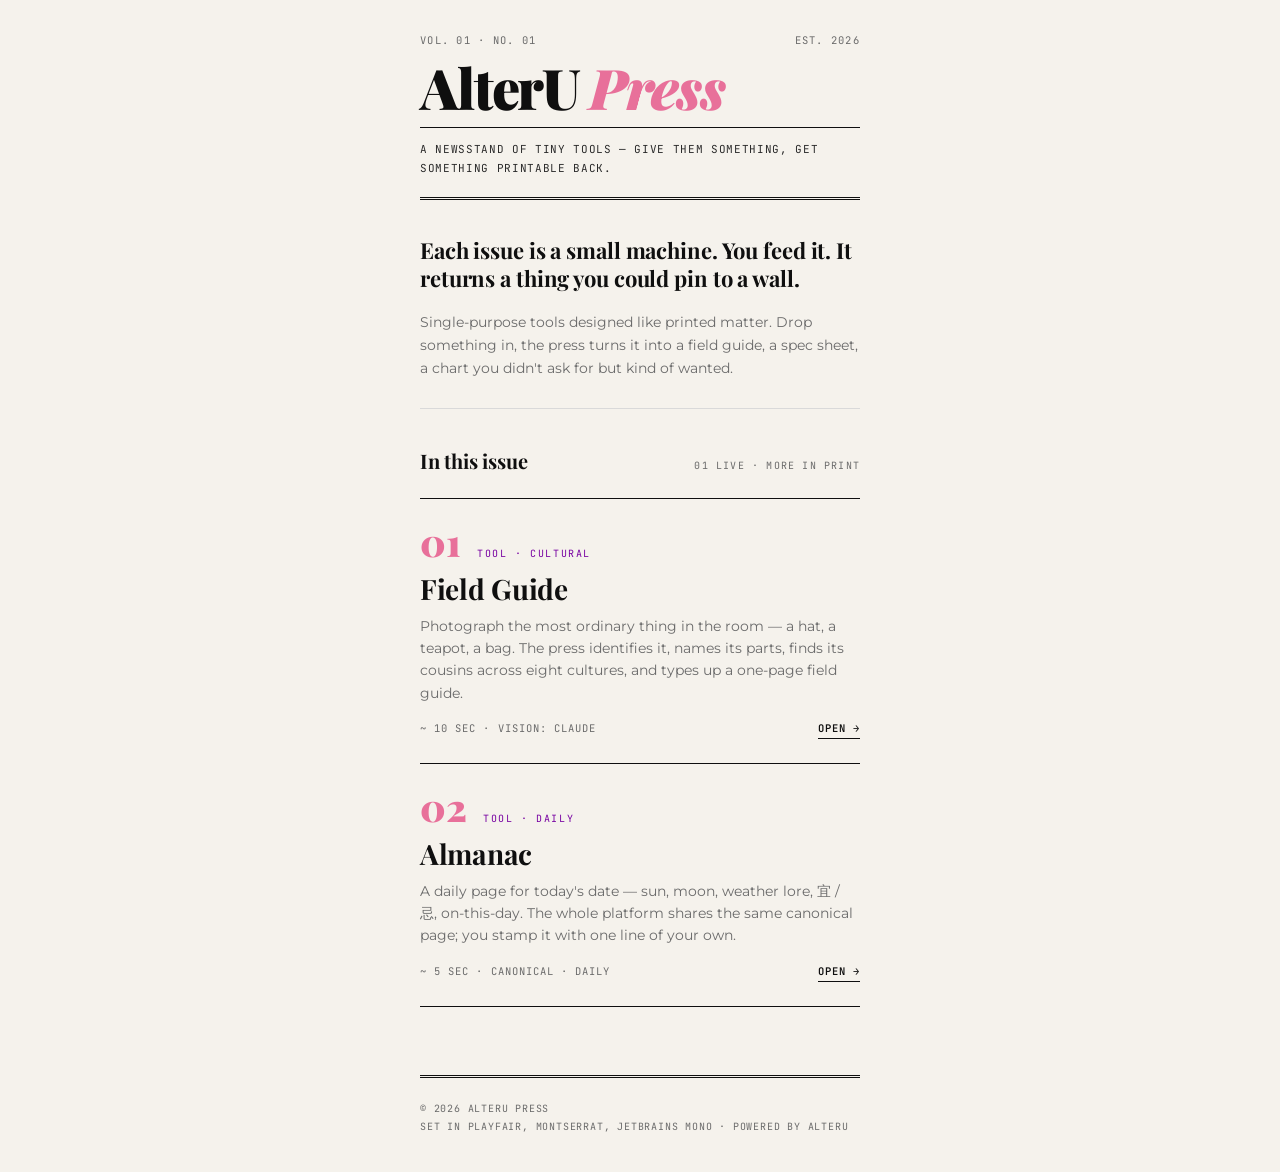
<file: index.html>
<!DOCTYPE html>
<html lang="en">
<head>
<meta charset="UTF-8">
<meta name="viewport" content="width=device-width, initial-scale=1.0, viewport-fit=cover">
<title>AlterU Press — A Newsstand of Tiny Tools</title>
<meta name="description" content="AlterU Press: a small editorial publishing tiny tools that turn what you give them into something printable.">
<meta name="theme-color" content="#F5B1C7">
<meta property="og:title" content="AlterU Press">
<meta property="og:description" content="A newsstand of tiny tools.">
<meta property="og:type" content="website">
<link rel="icon" href="data:image/svg+xml,%3Csvg xmlns='http://www.w3.org/2000/svg' viewBox='0 0 100 100'%3E%3Crect width='100' height='100' rx='22' fill='%23F5B1C7'/%3E%3Ctext x='50' y='68' text-anchor='middle' font-family='Montserrat,sans-serif' font-weight='700' font-size='56' fill='%237700A1'%3EP%3C/text%3E%3C/svg%3E">
<link href="https://fonts.googleapis.com/css2?family=Montserrat:wght@400;500;600;700;800&family=JetBrains+Mono:wght@400;500;600&family=Playfair+Display:wght@700;900&display=swap" rel="stylesheet">
<link rel="stylesheet" href="shared/brand.css">
<script type="module" src="shared/i18n.js"></script>
<style>
  .masthead {
    padding: 32px 0 20px;
    border-bottom: 3px double var(--ink);
  }
  .masthead .row {
    display: flex;
    justify-content: space-between;
    align-items: baseline;
    gap: 12px;
    font-family: 'JetBrains Mono', monospace;
    font-size: 10.5px;
    letter-spacing: 0.12em;
    text-transform: uppercase;
    color: var(--mute);
  }
  .nameplate {
    font-family: 'Playfair Display', serif;
    font-weight: 900;
    font-size: 56px;
    line-height: 0.95;
    letter-spacing: -0.03em;
    margin-top: 12px;
  }
  .nameplate .press {
    font-style: italic;
    color: var(--pink-strong);
  }
  .tagline {
    margin-top: 14px;
    font-family: 'JetBrains Mono', monospace;
    font-size: 11px;
    letter-spacing: 0.06em;
    text-transform: uppercase;
    color: var(--ink-soft);
    border-top: 1px solid var(--ink);
    padding-top: 12px;
    line-height: 1.65;
  }

  .lede {
    padding: 36px 0 28px;
    border-bottom: 1px solid var(--line);
  }
  .lede h2 {
    font-family: 'Playfair Display', serif;
    font-weight: 700;
    font-size: 22px;
    line-height: 1.3;
    letter-spacing: -0.005em;
  }
  .lede p {
    margin-top: 18px;
    color: var(--mute);
    font-size: 14px;
    line-height: 1.65;
  }

  .toc { padding: 36px 0 20px; }
  .toc-head {
    display: flex;
    align-items: baseline;
    justify-content: space-between;
    margin-bottom: 22px;
    gap: 12px;
  }
  .toc-head h3 {
    font-family: 'Playfair Display', serif;
    font-weight: 700;
    font-size: 20px;
    letter-spacing: -0.01em;
  }
  .toc-head .count {
    font-family: 'JetBrains Mono', monospace;
    font-size: 10px;
    letter-spacing: 0.12em;
    color: var(--mute);
    text-transform: uppercase;
  }

  .tool-card {
    display: block;
    padding: 24px 0;
    border-top: 1px solid var(--ink);
    text-decoration: none;
    color: var(--ink);
    border-bottom: none;
  }
  .tool-card:last-of-type { border-bottom: 1px solid var(--ink); }
  .tool-card:active { color: var(--ink); }

  .tool-card .top {
    display: flex;
    align-items: baseline;
    gap: 16px;
    margin-bottom: 12px;
  }
  .tool-card .num {
    font-family: 'Playfair Display', serif;
    font-weight: 900;
    font-size: 38px;
    line-height: 1;
    color: var(--pink-strong);
    flex-shrink: 0;
  }
  .tool-card .kicker {
    font-family: 'JetBrains Mono', monospace;
    font-size: 10px;
    letter-spacing: 0.16em;
    text-transform: uppercase;
    color: var(--purple);
  }
  .tool-card h4 {
    font-family: 'Playfair Display', serif;
    font-weight: 700;
    font-size: 28px;
    line-height: 1.1;
    letter-spacing: -0.01em;
    margin-bottom: 10px;
  }
  .tool-card p {
    color: var(--mute);
    font-size: 14px;
    line-height: 1.6;
    margin-bottom: 16px;
  }
  .tool-card .meta {
    display: flex;
    justify-content: space-between;
    align-items: baseline;
    font-family: 'JetBrains Mono', monospace;
    font-size: 10.5px;
    letter-spacing: 0.1em;
    text-transform: uppercase;
    color: var(--mute);
  }
  .tool-card .meta .open {
    color: var(--ink);
    font-weight: 600;
    border-bottom: 1px solid var(--ink);
    padding-bottom: 2px;
  }
  .tool-card.coming { opacity: 0.42; pointer-events: none; }
  .tool-card.coming .meta .open { color: var(--mute); border: none; }

  .colophon {
    margin-top: 48px;
    padding: 22px 0 36px;
    border-top: 3px double var(--ink);
    font-family: 'JetBrains Mono', monospace;
    font-size: 10px;
    letter-spacing: 0.08em;
    color: var(--mute);
    text-transform: uppercase;
    line-height: 1.8;
  }
</style>
</head>
<body>

<div class="wrap">

  <header class="masthead">
    <div class="row">
      <span>Vol. 01 · No. 01</span>
      <span>Est. 2026</span>
    </div>
    <div class="nameplate">AlterU <span class="press">Press</span></div>
    <div class="tagline">A newsstand of tiny tools — give them something, get something printable back.</div>
  </header>

  <section class="lede">
    <h2 data-i18n="hub.lede.h">Each issue is a small machine. You feed it. It returns a thing you could pin to a wall.</h2>
    <p data-i18n="hub.lede.p">Single-purpose tools designed like printed matter. Drop something in, the press turns it into a field guide, a spec sheet, a chart you didn't ask for but kind of wanted.</p>
  </section>

  <section class="toc">
    <div class="toc-head">
      <h3 data-i18n="hub.toc.h">In this issue</h3>
      <div class="count" data-i18n="hub.toc.count">01 live · more in print</div>
    </div>

    <a class="tool-card" href="tools/field-guide/">
      <div class="top">
        <div class="num">01</div>
        <div class="kicker" data-i18n="hub.tool01.kicker">Tool · Cultural</div>
      </div>
      <h4>Field Guide</h4>
      <p data-i18n="hub.tool01.p">Photograph the most ordinary thing in the room — a hat, a teapot, a bag. The press identifies it, names its parts, finds its cousins across eight cultures, and types up a one-page field guide.</p>
      <div class="meta">
        <span data-i18n="hub.tool01.meta">~ 10 sec · vision: Claude</span>
        <span class="open" data-i18n="hub.tool01.open">Open →</span>
      </div>
    </a>

    <a class="tool-card" href="tools/almanac/">
      <div class="top">
        <div class="num">02</div>
        <div class="kicker" data-i18n="hub.tool02.kicker">Tool · Daily</div>
      </div>
      <h4>Almanac</h4>
      <p data-i18n="hub.tool02.p">A daily page for today's date — sun, moon, weather lore, 宜 / 忌, on-this-day. The whole platform shares the same canonical page; you stamp it with one line of your own.</p>
      <div class="meta">
        <span data-i18n="hub.tool02.meta">~ 5 sec · canonical · daily</span>
        <span class="open" data-i18n="hub.tool02.open">Open →</span>
      </div>
    </a>
  </section>

  <footer class="colophon">
    © 2026 AlterU Press<br>
    Set in Playfair, Montserrat, JetBrains Mono · Powered by AlterU
  </footer>

</div>

</body>
</html>
</file>
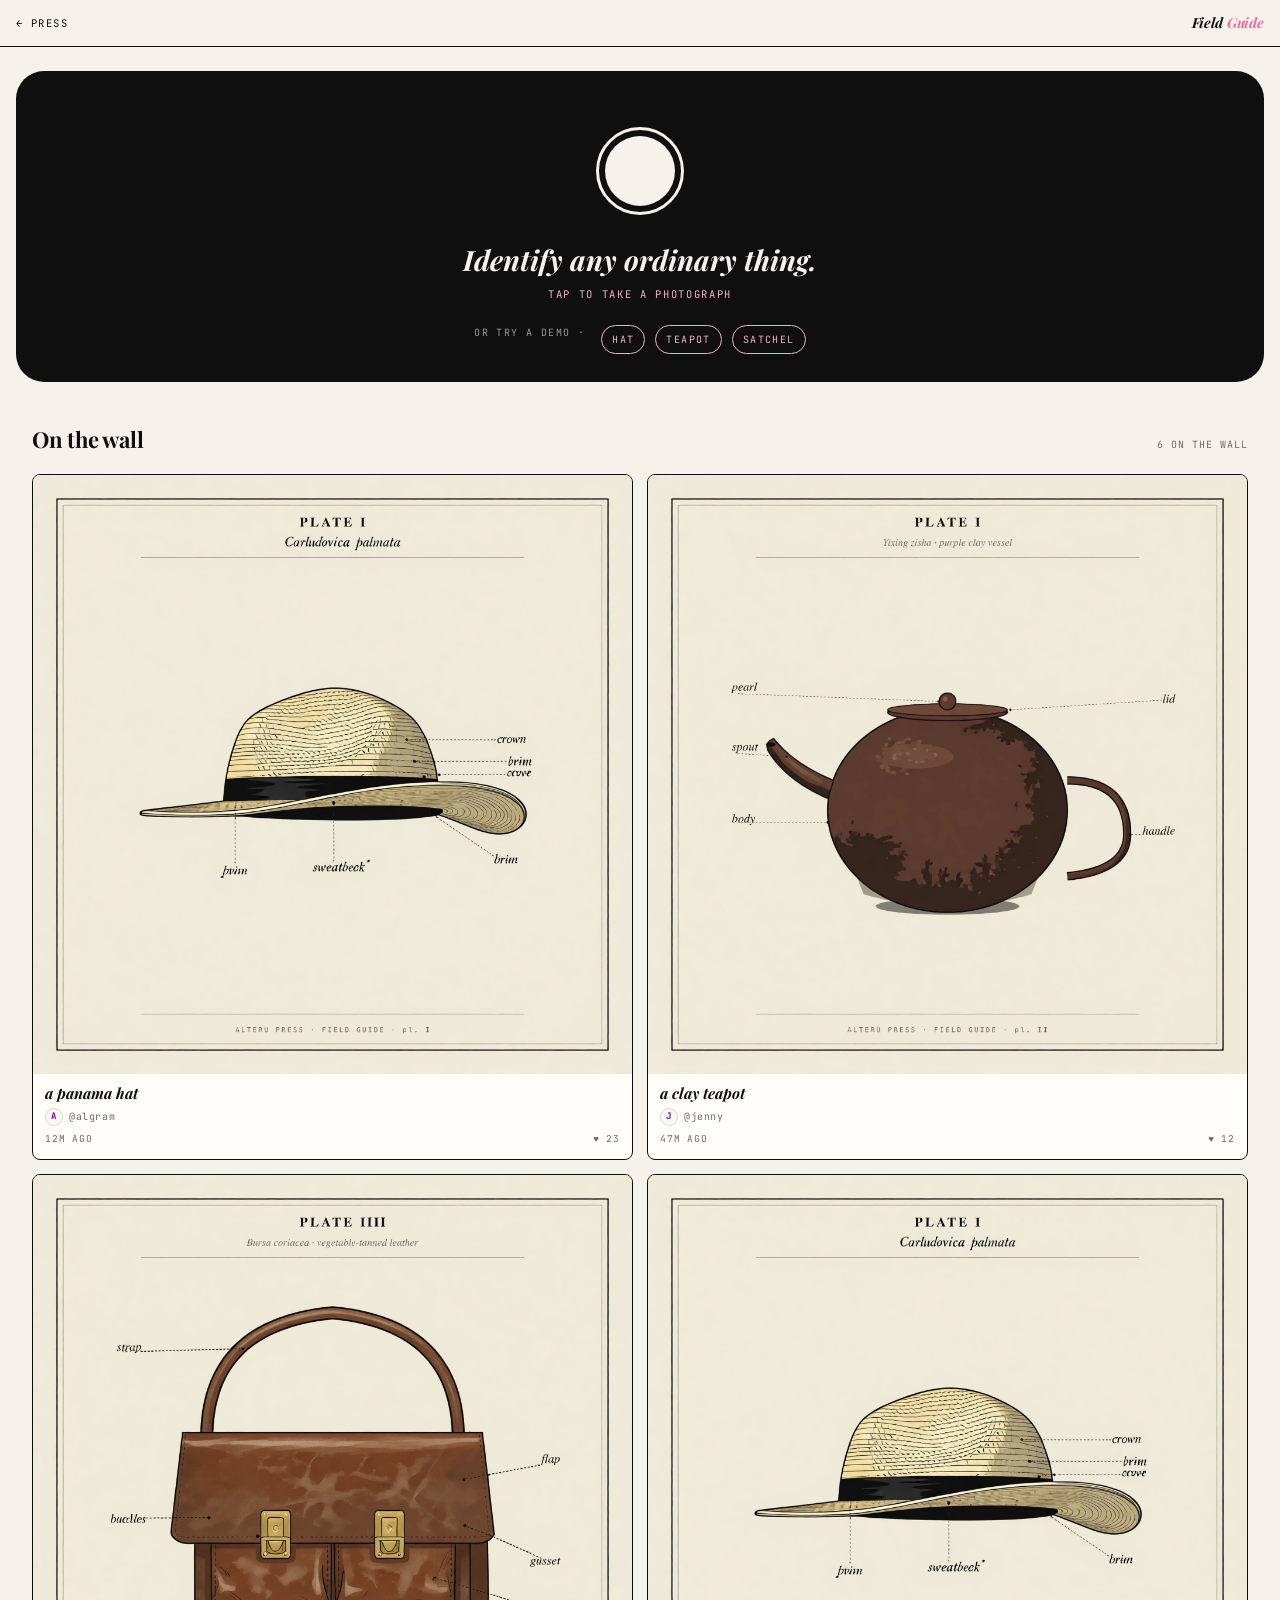
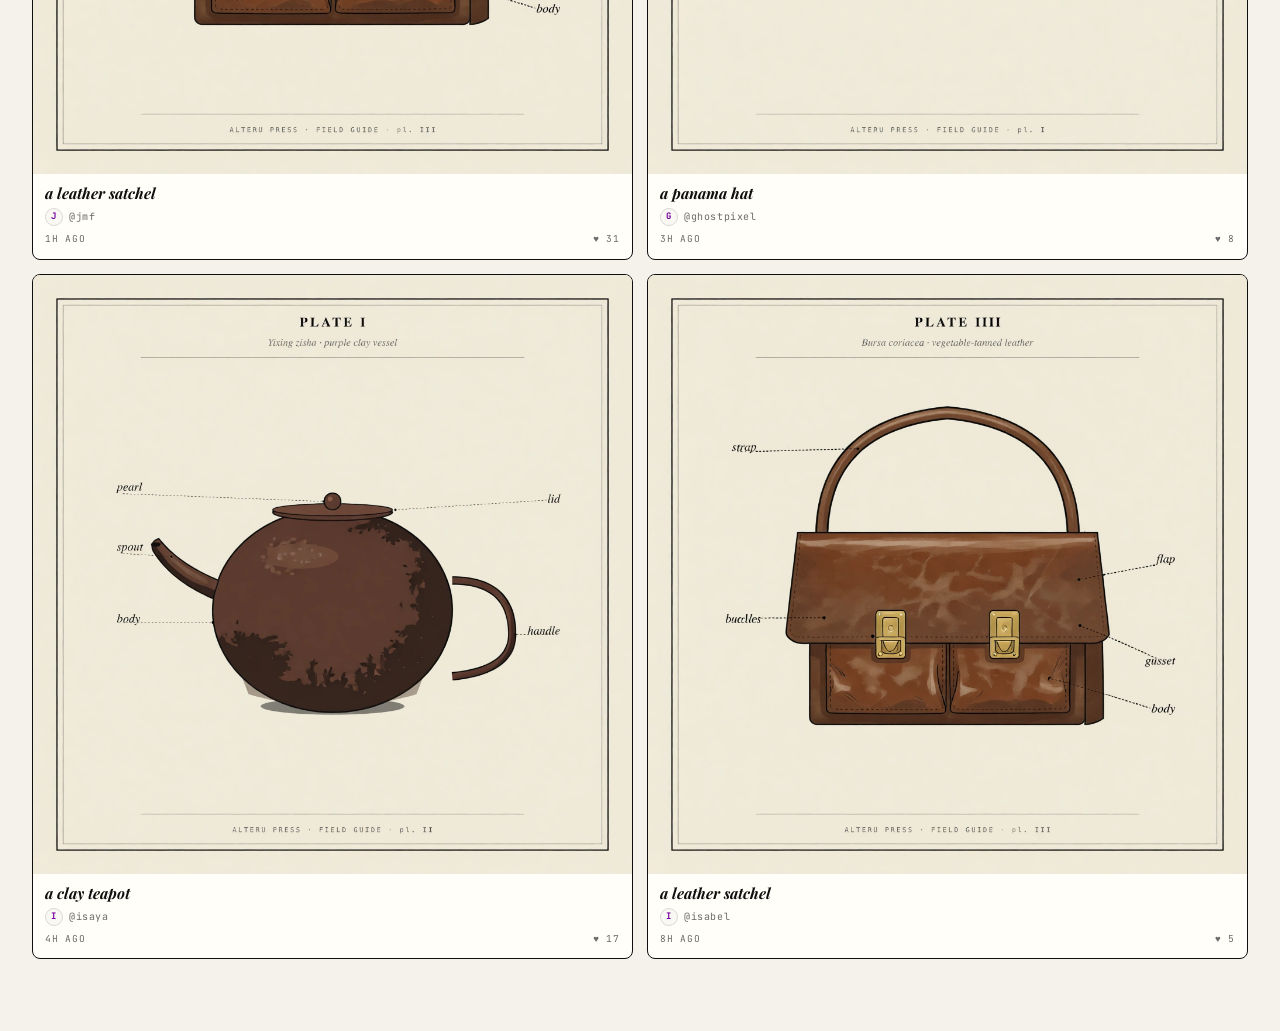
<file: tools/field-guide/index.html>
<!DOCTYPE html>
<html lang="en">
<head>
<meta name="game-uuid" content="60803901-fa34-41ee-9b5d-ea40ed00c6ab" />
<meta charset="UTF-8">
<meta name="viewport" content="width=device-width, initial-scale=1.0, viewport-fit=cover, user-scalable=no">
<title>Field Guide</title>
<meta name="theme-color" content="#0F0F0F">
<link rel="icon" href="data:image/svg+xml,%3Csvg xmlns='http://www.w3.org/2000/svg' viewBox='0 0 100 100'%3E%3Crect width='100' height='100' rx='22' fill='%23F5B1C7'/%3E%3Ctext x='50' y='68' text-anchor='middle' font-family='Montserrat,sans-serif' font-weight='700' font-size='56' fill='%237700A1'%3EP%3C/text%3E%3C/svg%3E">
<link href="https://fonts.googleapis.com/css2?family=Montserrat:wght@400;500;600;700;800&family=JetBrains+Mono:wght@400;500;600&family=Playfair+Display:wght@700;900&display=swap" rel="stylesheet">
<style>
  :root {
    --pink: #F5B1C7;
    --pink-strong: #E8709A;
    --purple: #7700A1;
    --ink: #0F0F0F;
    --ink-soft: #2A2A2A;
    --mute: #6B6B6B;
    --line: #D9D9D9;
    --paper: #F5F2EC;
    --paper-2: #FAF8F3;
  }
  * { box-sizing: border-box; margin: 0; padding: 0; -webkit-tap-highlight-color: transparent; }
  html, body {
    background: var(--paper);
    color: var(--ink);
    font-family: 'Montserrat', -apple-system, BlinkMacSystemFont, 'Helvetica Neue', sans-serif;
    font-size: 15px;
    line-height: 1.55;
    -webkit-font-smoothing: antialiased;
    -moz-osx-font-smoothing: grayscale;
    overflow-x: hidden;
  }
  button { font-family: inherit; cursor: pointer; border: none; background: none; color: inherit; }

  /* ───────────────── Top nav (very thin) ───────────────── */
  .navbar {
    position: sticky;
    top: 0;
    z-index: 50;
    background: var(--paper);
    border-bottom: 1px solid var(--ink);
    padding: 12px 16px;
    display: flex;
    align-items: center;
    justify-content: space-between;
    gap: 12px;
    font-family: 'JetBrains Mono', monospace;
    font-size: 10.5px;
    letter-spacing: 0.14em;
    text-transform: uppercase;
  }
  .navbar .back {
    color: var(--ink);
    text-decoration: none;
    display: flex;
    align-items: center;
    gap: 6px;
  }
  .navbar .back:active { color: var(--purple); }
  .navbar .brand {
    font-family: 'Playfair Display', serif;
    font-style: italic;
    font-weight: 700;
    font-size: 14px;
    letter-spacing: -0.01em;
    text-transform: none;
    color: var(--ink);
  }
  .navbar .brand .accent { color: var(--pink-strong); }
  .navbar .me { color: var(--mute); }

  /* ───────────────── Home screen (instant-use) ───────────────── */
  .home {
    padding: 24px 16px 40px;
  }

  .shoot {
    background: var(--ink);
    color: var(--paper);
    border-radius: 28px;
    padding: 56px 24px 28px;
    text-align: center;
    cursor: pointer;
    position: relative;
    overflow: hidden;
  }
  .shoot:active { background: var(--ink-soft); }
  .shoot .iconring {
    width: 88px;
    height: 88px;
    border-radius: 50%;
    border: 3px solid var(--paper);
    background: transparent;
    margin: 0 auto 28px;
    display: flex;
    align-items: center;
    justify-content: center;
  }
  .shoot .iconring::before {
    content: "";
    width: 70px;
    height: 70px;
    border-radius: 50%;
    background: var(--paper);
  }
  .shoot h1 {
    font-family: 'Playfair Display', serif;
    font-style: italic;
    font-weight: 700;
    font-size: 28px;
    line-height: 1.2;
    margin-bottom: 10px;
    color: var(--paper);
  }
  .shoot .hint {
    font-family: 'JetBrains Mono', monospace;
    font-size: 10.5px;
    letter-spacing: 0.16em;
    text-transform: uppercase;
    color: var(--pink);
    margin-bottom: 22px;
  }
  .shoot .demo-strip {
    display: flex;
    justify-content: center;
    gap: 10px;
    margin-top: 18px;
    font-family: 'JetBrains Mono', monospace;
    font-size: 10px;
    letter-spacing: 0.14em;
    text-transform: uppercase;
  }
  .shoot .demo-strip a {
    color: var(--pink);
    border: 1px solid var(--pink);
    padding: 6px 10px;
    border-radius: 20px;
    text-decoration: none;
  }
  .shoot .demo-strip a:active { background: var(--pink); color: var(--ink); }
  .shoot input { display: none; }

  /* ───────────────── Wall (community) ───────────────── */
  .wall {
    padding: 40px 16px 32px;
  }
  .wall-head {
    display: flex;
    align-items: baseline;
    justify-content: space-between;
    margin-bottom: 18px;
  }
  .wall-head h3 {
    font-family: 'Playfair Display', serif;
    font-weight: 700;
    font-size: 22px;
    letter-spacing: -0.01em;
  }
  .wall-head .meta {
    font-family: 'JetBrains Mono', monospace;
    font-size: 10px;
    letter-spacing: 0.1em;
    color: var(--mute);
    text-transform: uppercase;
  }
  .wall-grid {
    display: grid;
    grid-template-columns: 1fr 1fr;
    gap: 14px;
  }
  .wall-card {
    background: var(--white, #fff);
    background: #FFFEF8;
    border: 1px solid var(--ink);
    border-radius: 8px;
    overflow: hidden;
    cursor: pointer;
    display: flex;
    flex-direction: column;
  }
  .wall-card:active { background: var(--paper-2); }
  .wall-card .illus {
    width: 100%;
    aspect-ratio: 1;
    background: #F0EAD8;
    display: block;
    object-fit: cover;
    object-position: center;
  }
  .wall-card .body {
    padding: 10px 12px 12px;
    display: flex;
    flex-direction: column;
    gap: 6px;
  }
  .wall-card .title {
    font-family: 'Playfair Display', serif;
    font-weight: 700;
    font-style: italic;
    font-size: 15px;
    line-height: 1.2;
    color: var(--ink);
    min-width: 0;
    overflow: hidden;
    text-overflow: ellipsis;
    white-space: nowrap;
  }
  .wall-card .author {
    display: flex;
    align-items: center;
    gap: 6px;
    font-family: 'JetBrains Mono', monospace;
    font-size: 10px;
    letter-spacing: 0.06em;
    color: var(--mute);
    cursor: pointer;
    min-width: 0;
  }
  .wall-card .author .avatar {
    width: 18px;
    height: 18px;
    border-radius: 50%;
    background: var(--paper-2);
    overflow: hidden;
    display: inline-flex;
    align-items: center;
    justify-content: center;
    border: 1px solid var(--line);
    flex-shrink: 0;
  }
  .wall-card .author .avatar img {
    width: 100%;
    height: 100%;
    object-fit: cover;
    display: block;
  }
  .wall-card .author .avatar-letter {
    font-family: 'JetBrains Mono', monospace;
    font-weight: 700;
    font-size: 9px;
    color: var(--purple);
  }
  .wall-card .author--me {
    display: inline-flex;
    align-items: center;
    gap: 6px;
  }
  .wall-card .author--me .name {
    font-family: 'JetBrains Mono', monospace;
    font-weight: 700;
    font-size: 10px;
    letter-spacing: 0.16em;
    color: var(--pink-strong);
  }
  .wall-card .author[data-profile] { cursor: pointer; }
  .wall-card .author .name {
    min-width: 0;
    overflow: hidden;
    text-overflow: ellipsis;
    white-space: nowrap;
  }
  .wall-card .author:active .name { color: var(--purple); }
  .wall-card .stats {
    display: flex;
    justify-content: space-between;
    gap: 8px;
    font-family: 'JetBrains Mono', monospace;
    font-size: 9.5px;
    letter-spacing: 0.08em;
    color: var(--mute);
    text-transform: uppercase;
  }
  .wall-empty {
    grid-column: 1 / -1;
    border: 1px dashed var(--line);
    border-radius: 8px;
    padding: 32px 20px;
    text-align: center;
    color: var(--mute);
    font-style: italic;
    font-size: 14px;
  }

  /* ───────────────── Processing overlay ───────────────── */
  .processing-overlay {
    position: fixed;
    inset: 0;
    background: var(--ink);
    color: var(--paper);
    z-index: 200;
    display: none;
    flex-direction: column;
    align-items: center;
    justify-content: center;
    padding: 24px;
    text-align: center;
  }
  .processing-overlay.show { display: flex; }
  .processing-overlay .step {
    font-family: 'JetBrains Mono', monospace;
    font-size: 10.5px;
    letter-spacing: 0.18em;
    text-transform: uppercase;
    color: var(--pink);
    margin-bottom: 14px;
    animation: blink 1.4s ease-in-out infinite;
  }
  .processing-overlay h2 {
    font-family: 'Playfair Display', serif;
    font-style: italic;
    font-weight: 700;
    font-size: 28px;
    color: var(--paper);
    max-width: 320px;
  }
  @keyframes blink { 0%, 100% { opacity: 0.4; } 50% { opacity: 1; } }

  /* ───────────────── Detail (overlay) ───────────────── */
  .detail-overlay {
    position: fixed;
    inset: 0;
    background: var(--paper);
    z-index: 300;
    overflow-y: auto;
    display: none;
  }
  .detail-overlay.show { display: block; }
  .detail-overlay .closebar {
    position: sticky;
    top: 0;
    z-index: 10;
    background: var(--paper);
    border-bottom: 1px solid var(--ink);
    padding: 12px 16px;
    display: flex;
    align-items: center;
    justify-content: space-between;
    font-family: 'JetBrains Mono', monospace;
    font-size: 10.5px;
    letter-spacing: 0.14em;
    text-transform: uppercase;
  }
  .detail-overlay .closebar button {
    color: var(--ink);
    font-family: 'JetBrains Mono', monospace;
    font-size: 10.5px;
    letter-spacing: 0.14em;
    text-transform: uppercase;
  }
  .detail-overlay .closebar button:active { color: var(--purple); }

  .detail-overlay .poster-wrap {
    background: var(--paper-2);
    padding: 0;
  }

  /* ───── Native HTML dossier (mobile-readable) ───── */
  .dossier {
    background: var(--paper);
    padding: 0 0 28px;
  }
  .dossier .illus {
    display: block;
    width: 100%;
    height: auto;
    max-height: 70vh;
    object-fit: contain;
    background: #F0EAD8;
    border-bottom: 1px solid var(--ink);
    margin: 0 auto;
  }
  .dossier .body { padding: 22px 18px 0; }
  .dossier .kicker {
    font-family: 'JetBrains Mono', monospace;
    font-size: 11px;
    letter-spacing: 0.18em;
    text-transform: uppercase;
    color: var(--purple);
    margin-bottom: 12px;
  }
  .dossier .title {
    font-family: 'Playfair Display', serif;
    font-weight: 900;
    font-size: 40px;
    line-height: 1.0;
    letter-spacing: -0.02em;
    margin-bottom: 4px;
  }
  .dossier .subtitle {
    font-family: 'Playfair Display', serif;
    font-style: italic;
    font-weight: 900;
    font-size: 30px;
    line-height: 1.0;
    letter-spacing: -0.02em;
    color: var(--pink-strong);
    margin-bottom: 26px;
  }

  .dossier section { padding-top: 22px; margin-top: 22px; border-top: 1px solid var(--ink); }
  .dossier section h3 {
    font-family: 'JetBrains Mono', monospace;
    font-size: 11.5px;
    letter-spacing: 0.18em;
    color: var(--purple);
    text-transform: uppercase;
    margin-bottom: 14px;
    display: flex;
    align-items: baseline;
    justify-content: space-between;
    gap: 8px;
  }
  .dossier section h3 .count {
    font-weight: 400;
    color: var(--mute);
    letter-spacing: 0.14em;
  }
  .dossier .intro {
    font-family: 'Playfair Display', serif;
    font-style: italic;
    font-size: 18px;
    line-height: 1.45;
    color: var(--ink);
  }
  .dossier .anatomy { display: flex; flex-direction: column; gap: 14px; }
  .dossier .anatomy .part {
    display: grid;
    grid-template-columns: 100px 1fr;
    gap: 14px;
    align-items: baseline;
  }
  .dossier .anatomy .part .name {
    font-family: 'Playfair Display', serif;
    font-weight: 700;
    font-size: 18px;
    color: var(--ink);
  }
  .dossier .anatomy .part .note {
    font-size: 14.5px;
    line-height: 1.55;
    color: var(--ink-soft);
  }
  .dossier .relatives { display: flex; flex-direction: column; gap: 16px; }
  .dossier .relatives .rel {
    border-bottom: 1px dashed var(--line);
    padding-bottom: 14px;
  }
  .dossier .relatives .rel:last-child { border-bottom: none; }
  .dossier .relatives .rel .rname {
    font-family: 'Playfair Display', serif;
    font-weight: 700;
    font-style: italic;
    font-size: 19px;
    color: var(--ink);
    margin-bottom: 2px;
  }
  .dossier .relatives .rel .rorigin {
    font-family: 'JetBrains Mono', monospace;
    font-size: 11px;
    letter-spacing: 0.08em;
    color: var(--mute);
    text-transform: uppercase;
    margin-bottom: 6px;
  }
  .dossier .relatives .rel .rnote {
    font-size: 14.5px;
    line-height: 1.55;
    color: var(--ink-soft);
  }
  .dossier .essay {
    font-family: 'Playfair Display', serif;
    font-size: 17px;
    line-height: 1.55;
    color: var(--ink-soft);
  }
  .dossier .filed {
    margin-top: 22px;
    padding-top: 14px;
    border-top: 3px double var(--ink);
    font-family: 'JetBrains Mono', monospace;
    font-size: 10.5px;
    letter-spacing: 0.12em;
    text-transform: uppercase;
    color: var(--mute);
    text-align: center;
  }

  .detail-overlay .actions {
    position: sticky;
    bottom: 0;
    background: var(--paper);
    border-top: 1px solid var(--ink);
    padding: 12px 16px calc(12px + env(safe-area-inset-bottom));
    display: flex;
    flex-wrap: wrap;
    gap: 8px;
  }
  .detail-overlay .actions button {
    flex: 1;
    min-height: 44px;
    background: var(--ink);
    color: var(--paper);
    font-family: inherit;
    font-size: 11.5px;
    font-weight: 600;
    letter-spacing: 0.1em;
    text-transform: uppercase;
    border-radius: 8px;
  }
  .detail-overlay .actions button.primary {
    flex-basis: 100%;
    min-height: 52px;
    background: var(--pink-strong);
    font-size: 13px;
  }
  .detail-overlay .actions button.ghost {
    background: transparent;
    color: var(--ink);
    border: 1px solid var(--ink);
  }
  .detail-overlay .actions button:active { background: var(--purple); color: var(--paper); border-color: var(--purple); }

  .detail-overlay .author-bar {
    padding: 14px 16px;
    border-bottom: 1px solid var(--line);
    display: flex;
    align-items: center;
    gap: 10px;
  }
  .detail-overlay .author-bar .avatar {
    width: 32px;
    height: 32px;
    border-radius: 50%;
    background: var(--paper-2);
    overflow: hidden;
    display: inline-flex;
    align-items: center;
    justify-content: center;
    border: 1px solid var(--line);
    font-weight: 700;
    font-family: 'Montserrat', sans-serif;
    font-size: 13px;
    text-transform: uppercase;
    color: var(--purple);
  }
  .detail-overlay .author-bar .avatar img {
    width: 100%;
    height: 100%;
    object-fit: cover;
    display: block;
  }
  .detail-overlay .author-bar [data-profile] { cursor: pointer; }
  .detail-overlay .author-bar [data-profile]:active { color: var(--purple); }
  .detail-overlay .author-bar .name {
    font-weight: 600;
    font-size: 14px;
  }
  .detail-overlay .author-bar .when {
    margin-left: auto;
    font-family: 'JetBrains Mono', monospace;
    font-size: 10px;
    color: var(--mute);
    letter-spacing: 0.06em;
    text-transform: uppercase;
  }

  /* ───────────────── Toast ───────────────── */
  .toast {
    position: fixed;
    bottom: 84px;
    left: 50%;
    transform: translateX(-50%);
    background: var(--ink);
    color: var(--paper);
    padding: 11px 18px;
    font-family: 'JetBrains Mono', monospace;
    font-size: 11px;
    letter-spacing: 0.08em;
    text-transform: uppercase;
    pointer-events: none;
    opacity: 0;
    transition: opacity 0.2s;
    z-index: 400;
    max-width: 90%;
    text-align: center;
    border-radius: 20px;
  }
  .toast.show { opacity: 1; }

  .hidden { display: none !important; }
</style>
</head>
<body>

<nav class="navbar">
  <a class="back" href="../../" data-i18n="nav.back">← Press</a>
  <div class="brand">Field <span class="accent">Guide</span></div>
  <div class="me hidden" id="userChip"></div>
</nav>

<main class="home">
  <section id="upload" class="shoot" tabindex="0">
    <input id="file" type="file" accept="image/*">
    <div class="iconring"></div>
    <h1 data-i18n="tool.cta.title">Identify any ordinary thing.</h1>
    <div class="hint" data-i18n="tool.cta.hint">Tap to take a photograph</div>
    <div class="demo-strip" id="demoBar"></div>
  </section>

  <section class="wall">
    <div class="wall-head">
      <h3 data-i18n="wall.heading">On the wall</h3>
      <div class="meta" id="wallCount" data-i18n="wall.recent">Recent</div>
    </div>
    <div id="wallGrid" class="wall-grid"></div>
  </section>
</main>

<div id="processing" class="processing-overlay">
  <div class="step" id="processingStep">READING</div>
  <h2 id="processingMsg">Reading the picture…</h2>
</div>

<div id="detail" class="detail-overlay">
  <div class="closebar">
    <button id="detailClose" data-i18n="detail.close">← Close</button>
    <span data-i18n="detail.brand">Field Guide</span>
    <span></span>
  </div>
  <div class="author-bar" id="detailAuthor"></div>
  <div class="poster-wrap" id="posterWrap"></div>
  <div class="actions">
    <button class="primary" id="publishBtn" data-i18n="detail.publish">Publish</button>
    <button id="dlPNG" data-i18n="detail.png">PNG</button>
    <button class="ghost hidden" id="shareFeedBtn" data-i18n="detail.share">Share</button>
  </div>
</div>

<div id="toast" class="toast"></div>

<script type="module" src="app.js?v=p5"></script>

</body>
</html>
</file>
<file: shared/brand.css>
/* AlterU Press · brand styles · mobile-first */

:root {
  --pink: #F5B1C7;
  --pink-strong: #E8709A;
  --purple: #7700A1;
  --ink: #0F0F0F;
  --ink-soft: #2A2A2A;
  --mute: #6B6B6B;
  --mute-2: #999999;
  --line: #D9D9D9;
  --line-soft: #ECECEC;
  --paper: #F5F2EC;
  --paper-2: #FAF8F3;
  --white: #FFFFFF;
}

* { box-sizing: border-box; margin: 0; padding: 0; }

html, body {
  background: var(--paper);
  color: var(--ink);
  font-family: 'Montserrat', -apple-system, BlinkMacSystemFont, 'Helvetica Neue', sans-serif;
  font-size: 15px;
  line-height: 1.55;
  -webkit-font-smoothing: antialiased;
  -moz-osx-font-smoothing: grayscale;
  -webkit-tap-highlight-color: transparent;
}

a { color: var(--ink); text-decoration: none; border-bottom: 1px solid var(--ink); }
a:active { color: var(--purple); border-bottom-color: var(--purple); }

button {
  font-family: inherit;
  cursor: pointer;
  border: none;
  background: none;
  color: inherit;
  -webkit-tap-highlight-color: transparent;
}

.mono { font-family: 'JetBrains Mono', 'SF Mono', Menlo, monospace; }
.eyebrow {
  font-size: 11px;
  font-weight: 600;
  letter-spacing: 0.18em;
  text-transform: uppercase;
  color: var(--purple);
}
.rule { height: 1px; background: var(--ink); width: 100%; }
.rule-soft { height: 1px; background: var(--line); width: 100%; }

.press-mark {
  font-family: 'Montserrat', sans-serif;
  font-weight: 700;
  letter-spacing: -0.02em;
}
.press-mark .accent { color: var(--pink-strong); }

.wrap {
  width: 100%;
  max-width: 480px;
  margin: 0 auto;
  padding: 0 20px;
}

.btn {
  display: inline-flex;
  align-items: center;
  justify-content: center;
  gap: 8px;
  min-height: 48px;
  padding: 14px 22px;
  border: 1px solid var(--ink);
  background: var(--ink);
  color: var(--paper);
  font-size: 13px;
  font-weight: 600;
  letter-spacing: 0.08em;
  text-transform: uppercase;
  cursor: pointer;
  transition: background 0.15s, color 0.15s;
}
.btn:active { background: var(--purple); border-color: var(--purple); }
.btn.ghost { background: transparent; color: var(--ink); }
.btn.ghost:active { background: var(--ink); color: var(--paper); }
.btn.pink { background: var(--pink-strong); border-color: var(--pink-strong); }
.btn.pink:active { background: var(--purple); border-color: var(--purple); }
</file>
